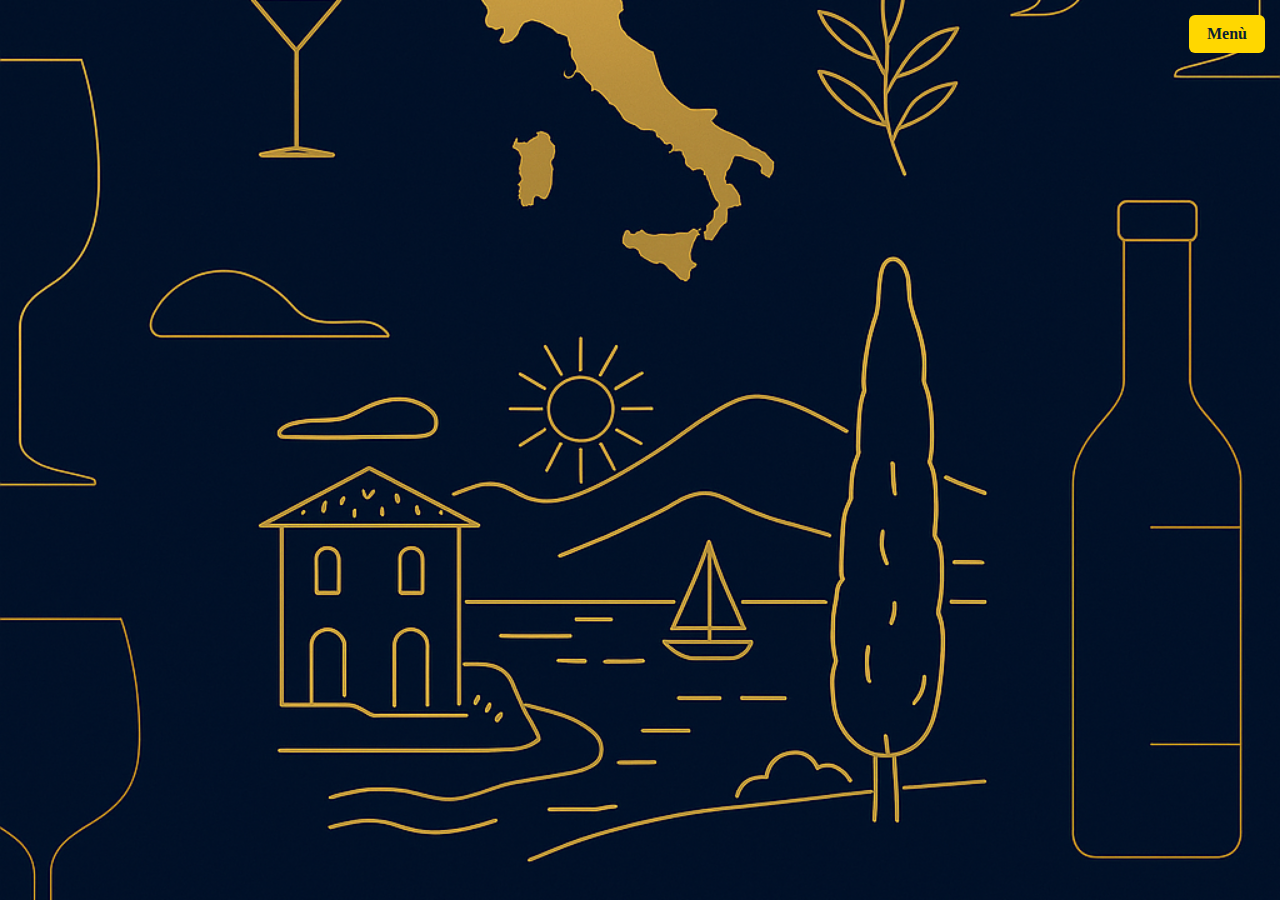
<file: index.html>
<!DOCTYPE html>
<html lang="it">
<head>
  <meta charset="UTF-8">
  <title>Bar Italy</title>
  <meta name="viewport" content="width=device-width, initial-scale=1.0">
  <style>
    html, body {
      margin: 0;
      padding: 0;
      height: 100%;
      background-color: #0b1f33;
    }
    body {
      background: url('Home_Immagine_Completa.png') no-repeat center center fixed;
      background-size: cover;
      position: relative;
    }
    .menu-button {
      position: absolute;
      top: 15px;
      right: 15px;
      background-color: gold;
      color: #0b1f33;
      font-size: 1em;
      font-weight: bold;
      border: none;
      border-radius: 6px;
      padding: 10px 18px;
      text-decoration: none;
      transition: background-color 0.3s;
      z-index: 1000;
    }
    .menu-button:hover {
      background-color: #e6b800;
    }
  </style>
</head>
<body>
  <a href="menu.html" class="menu-button">Menù</a>
</body>
</html>
</file>
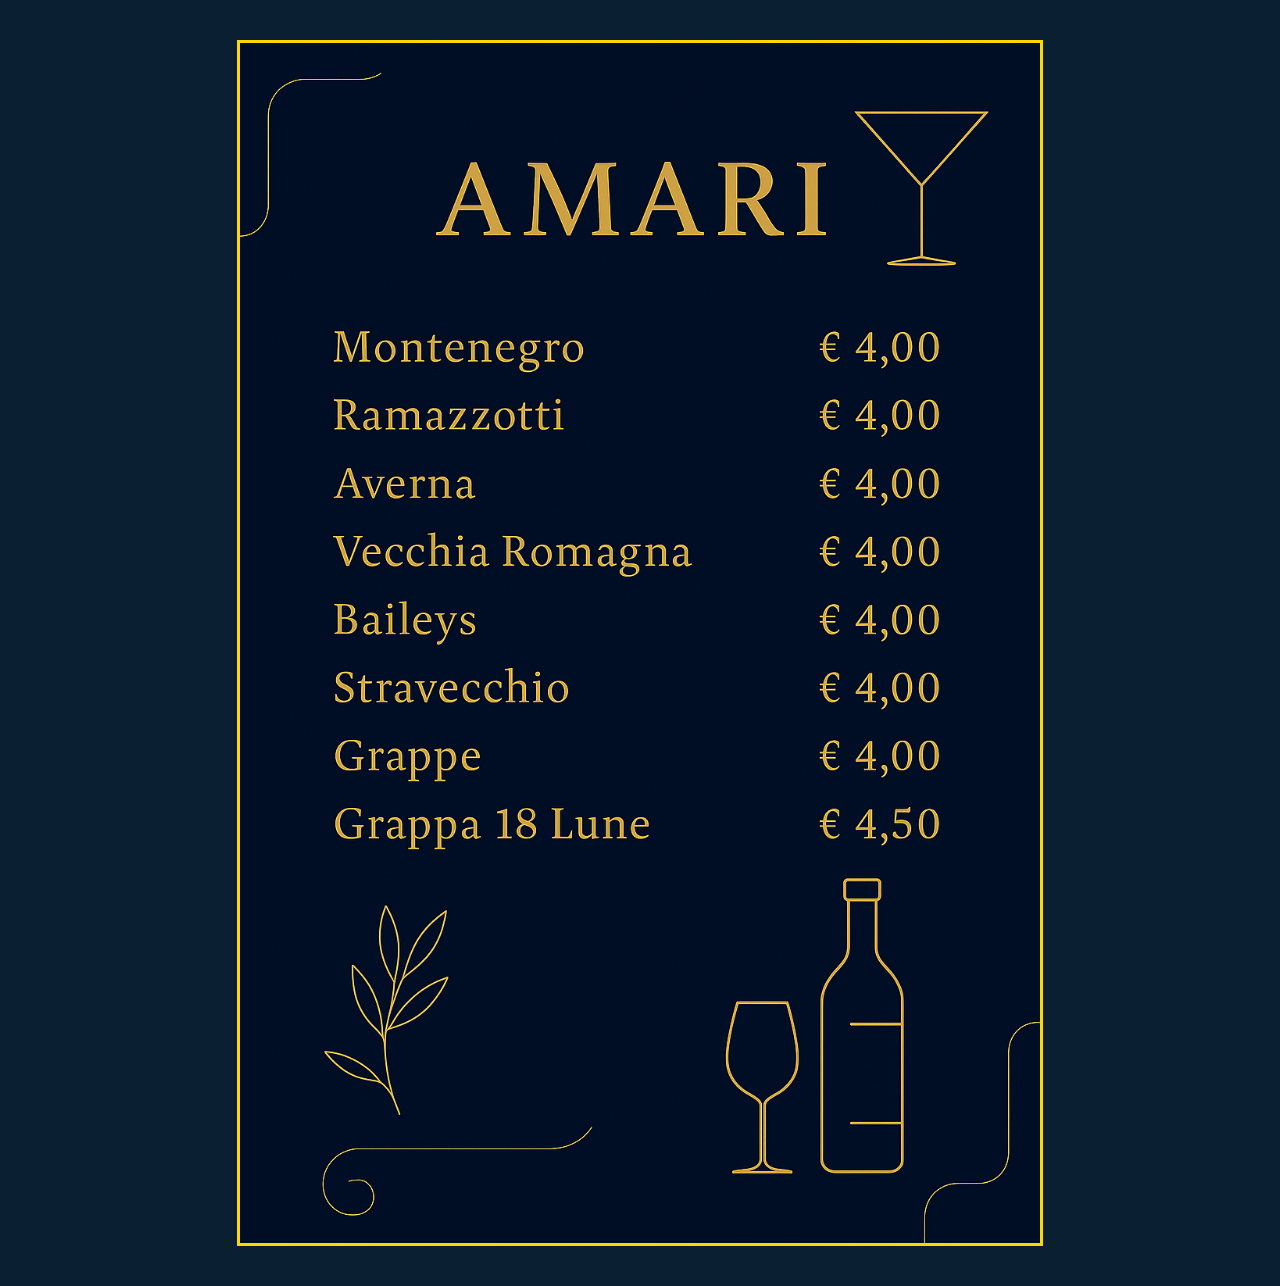
<file: amari.html>
<!DOCTYPE html>
<html lang="it">
<head>
  <meta charset="UTF-8">
  <title>Amari - Bar Italy</title>
  <style>
    body {
      background-color: #0b1f33;
      text-align: center;
      margin: 0;
    }
    img {
      width: 100%;
      max-width: 800px;
      margin: 40px auto;
      display: block;
      border: 3px solid gold;
    }
  </style>
</head>
<body>
  <img src="Menu_Amari.jpg" alt="amari">
</body>
</html>
</file>
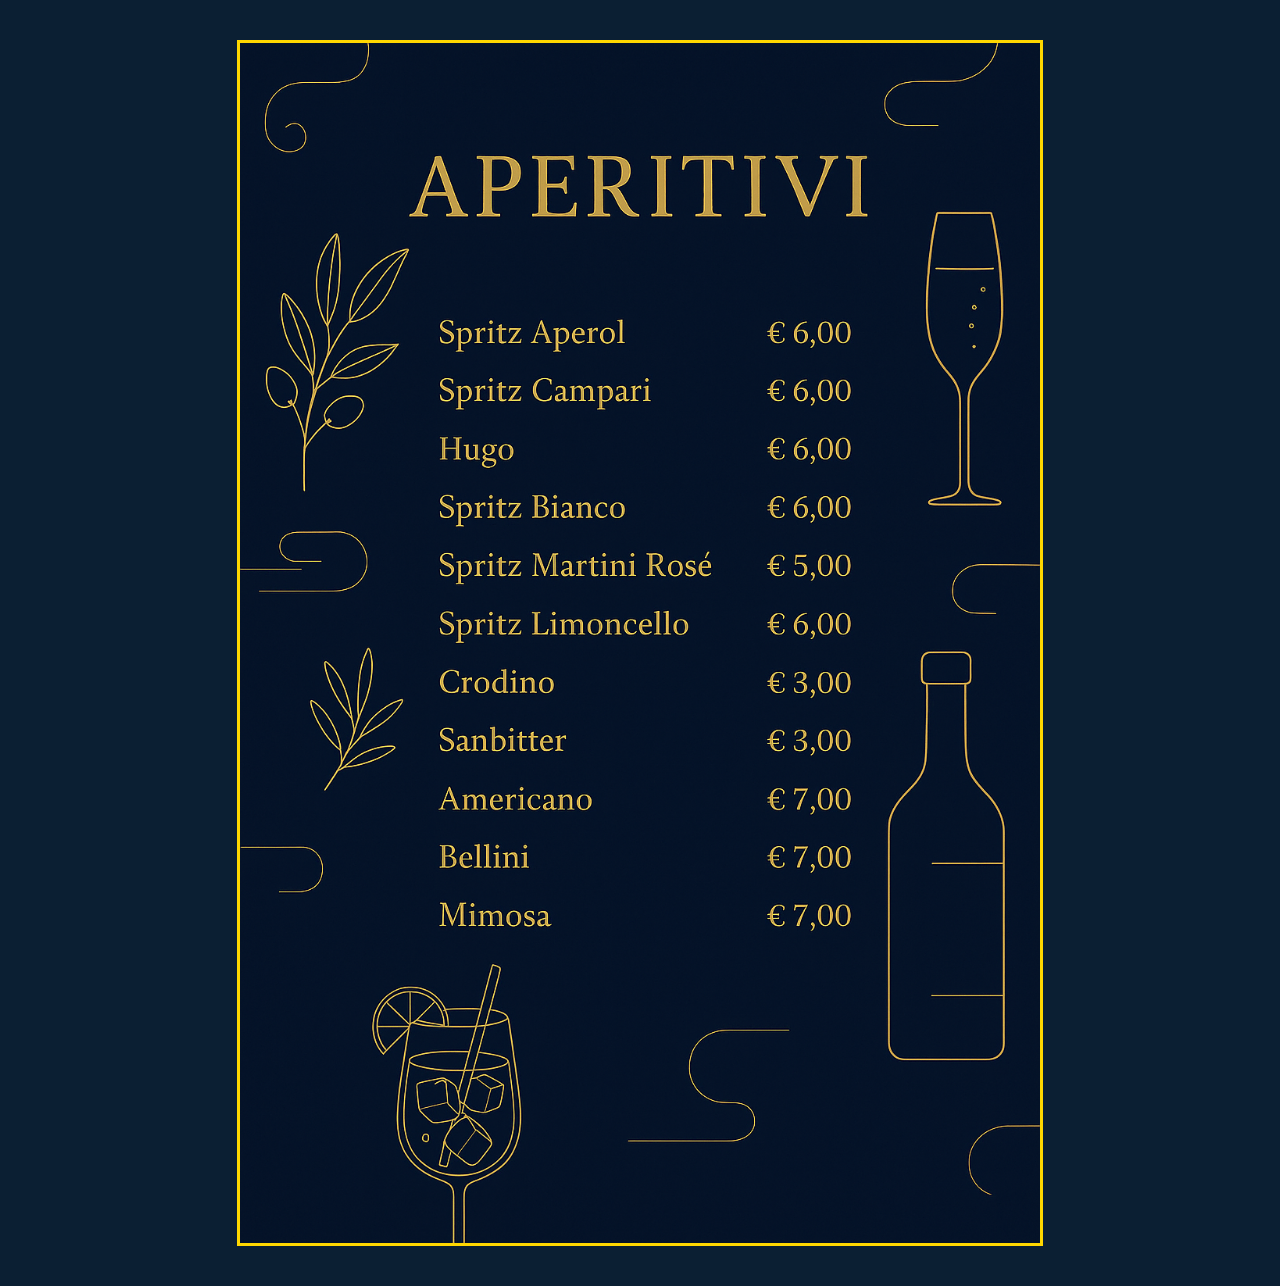
<file: aperitivi.html>
<!DOCTYPE html>
<html lang="it">
<head>
  <meta charset="UTF-8">
  <title>Aperitivi - Bar Italy</title>
  <style>
    body {
      background-color: #0b1f33;
      text-align: center;
      margin: 0;
    }
    img {
      width: 100%;
      max-width: 800px;
      margin: 40px auto;
      display: block;
      border: 3px solid gold;
    }
  </style>
</head>
<body>
  <img src="Menu_Aperitivi.jpg" alt="aperitivi">
</body>
</html>
</file>
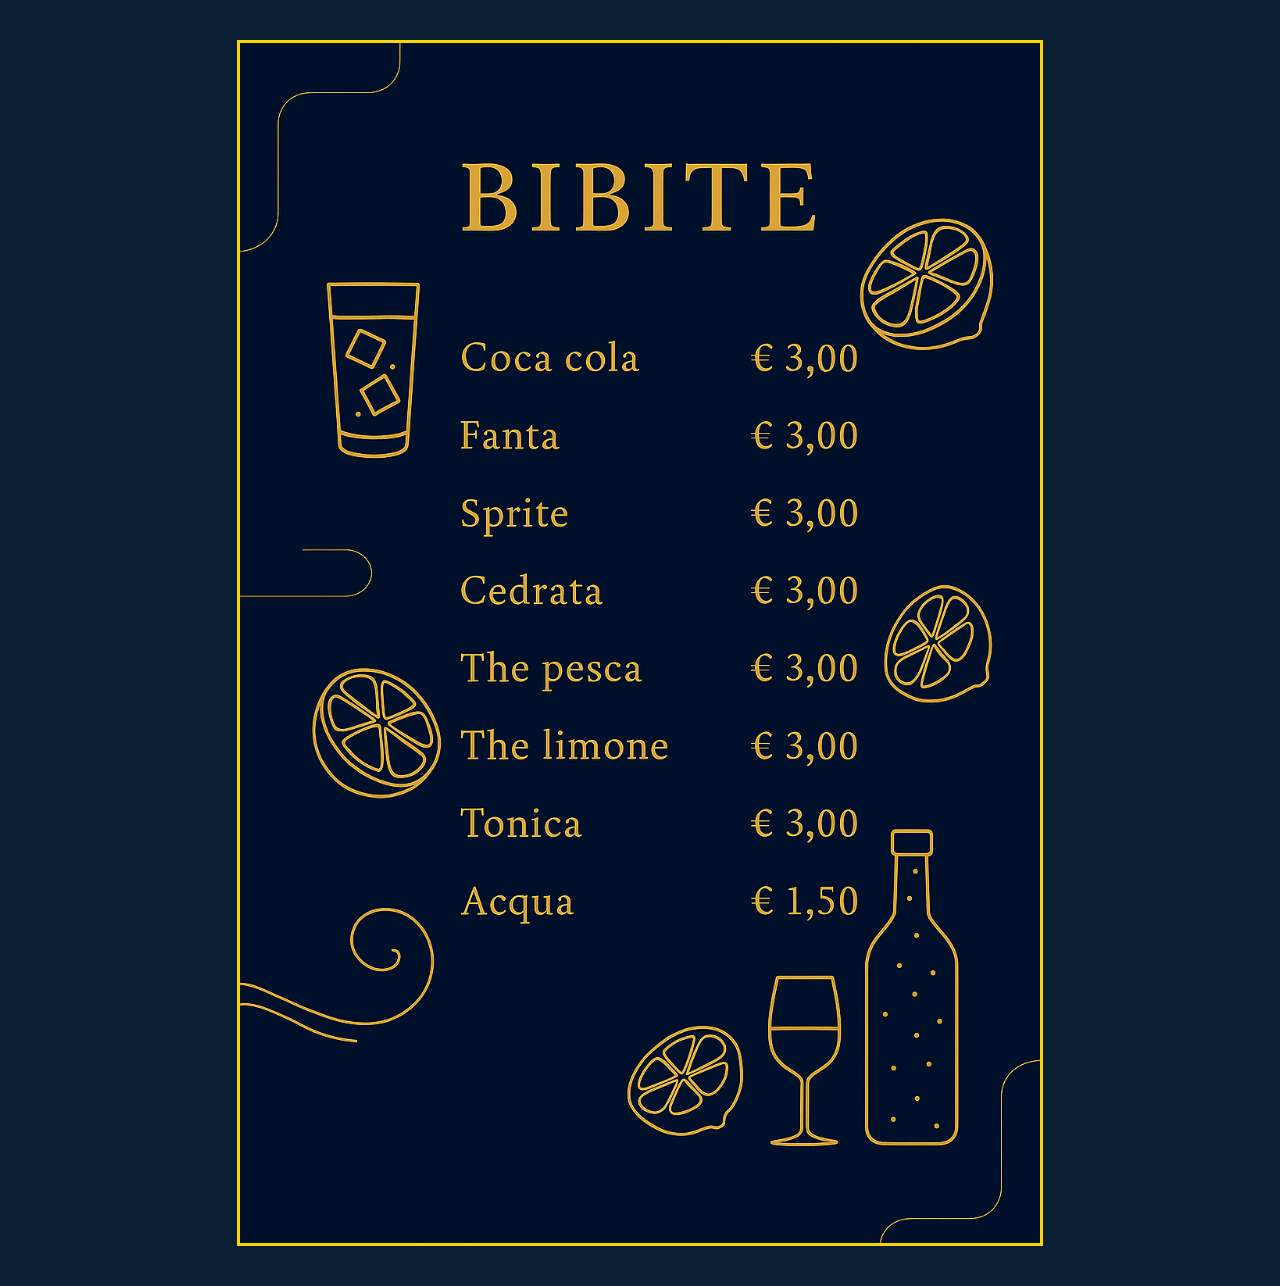
<file: bibite.html>
<!DOCTYPE html>
<html lang="it">
<head>
  <meta charset="UTF-8">
  <title>Bibite - Bar Italy</title>
  <style>
    body {
      background-color: #0b1f33;
      text-align: center;
      margin: 0;
    }
    img {
      width: 100%;
      max-width: 800px;
      margin: 40px auto;
      display: block;
      border: 3px solid gold;
    }
  </style>
</head>
<body>
  <img src="Menu_Bibite.jpg" alt="bibite">
</body>
</html>
</file>
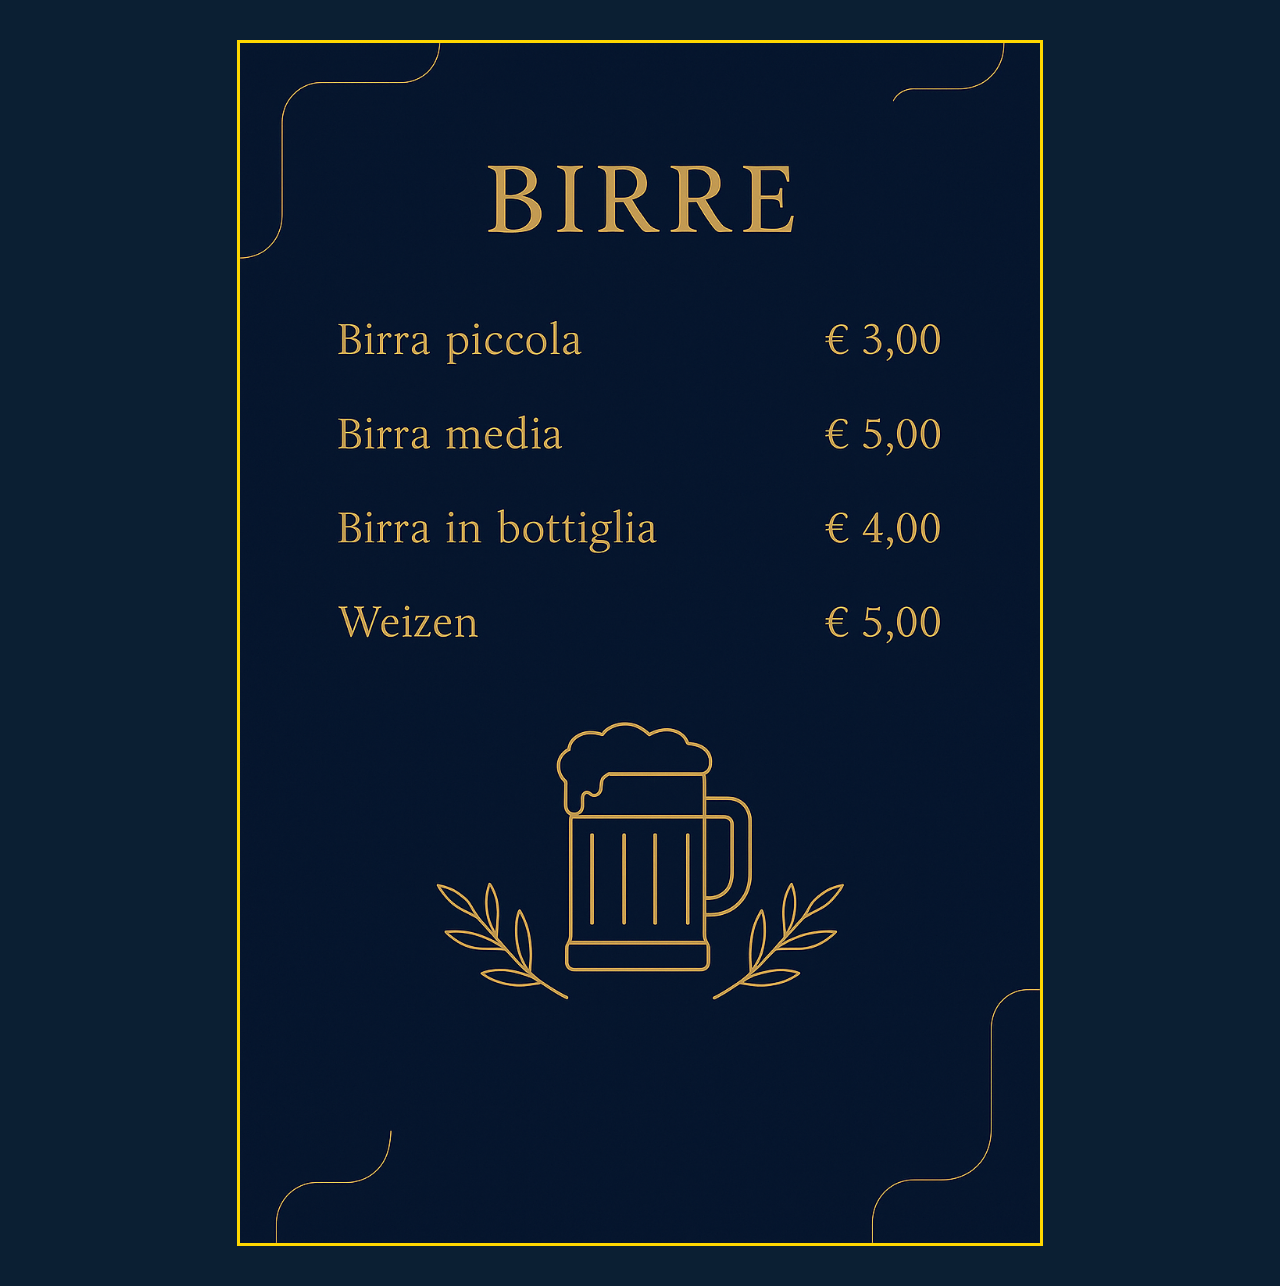
<file: birre.html>
<!DOCTYPE html>
<html lang="it">
<head>
  <meta charset="UTF-8">
  <title>Birre - Bar Italy</title>
  <style>
    body {
      background-color: #0b1f33;
      text-align: center;
      margin: 0;
    }
    img {
      width: 100%;
      max-width: 800px;
      margin: 40px auto;
      display: block;
      border: 3px solid gold;
    }
  </style>
</head>
<body>
  <img src="Menu_Birre.jpg" alt="birre">
</body>
</html>
</file>
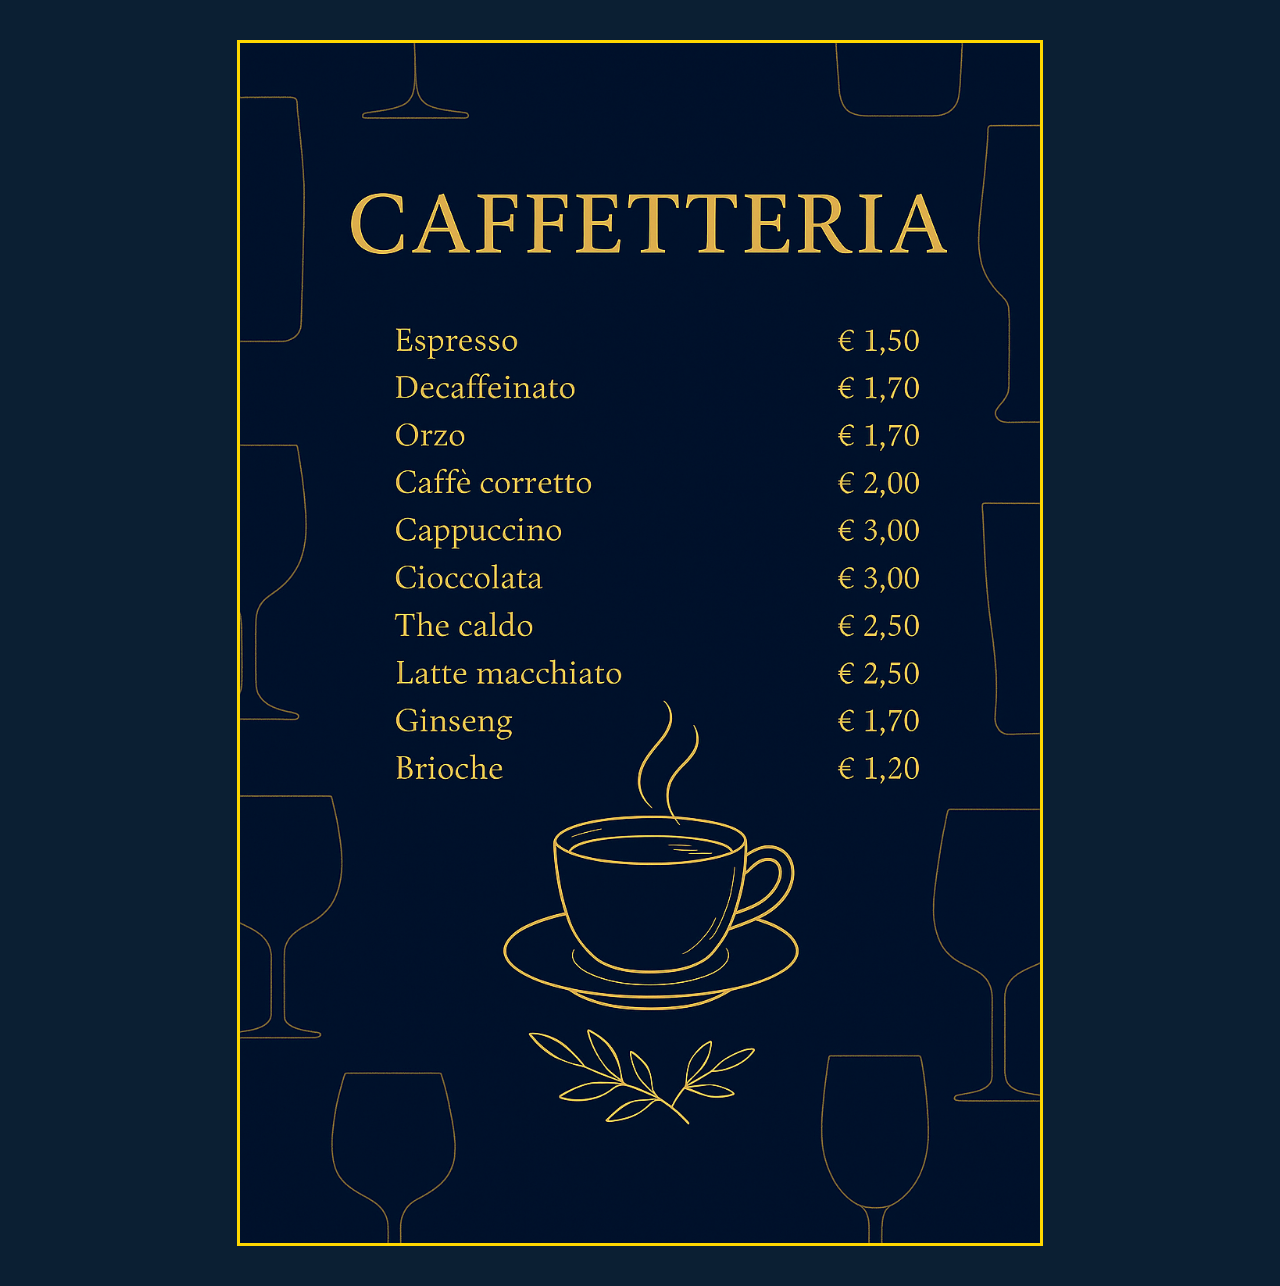
<file: caffetteria.html>
<!DOCTYPE html>
<html lang="it">
<head>
  <meta charset="UTF-8">
  <title>Caffetteria - Bar Italy</title>
  <style>
    body {
      background-color: #0b1f33;
      text-align: center;
      margin: 0;
    }
    img {
      width: 100%;
      max-width: 800px;
      margin: 40px auto;
      display: block;
      border: 3px solid gold;
    }
  </style>
</head>
<body>
  <img src="Menu_Caffetteria.jpg" alt="caffetteria">
</body>
</html>
</file>
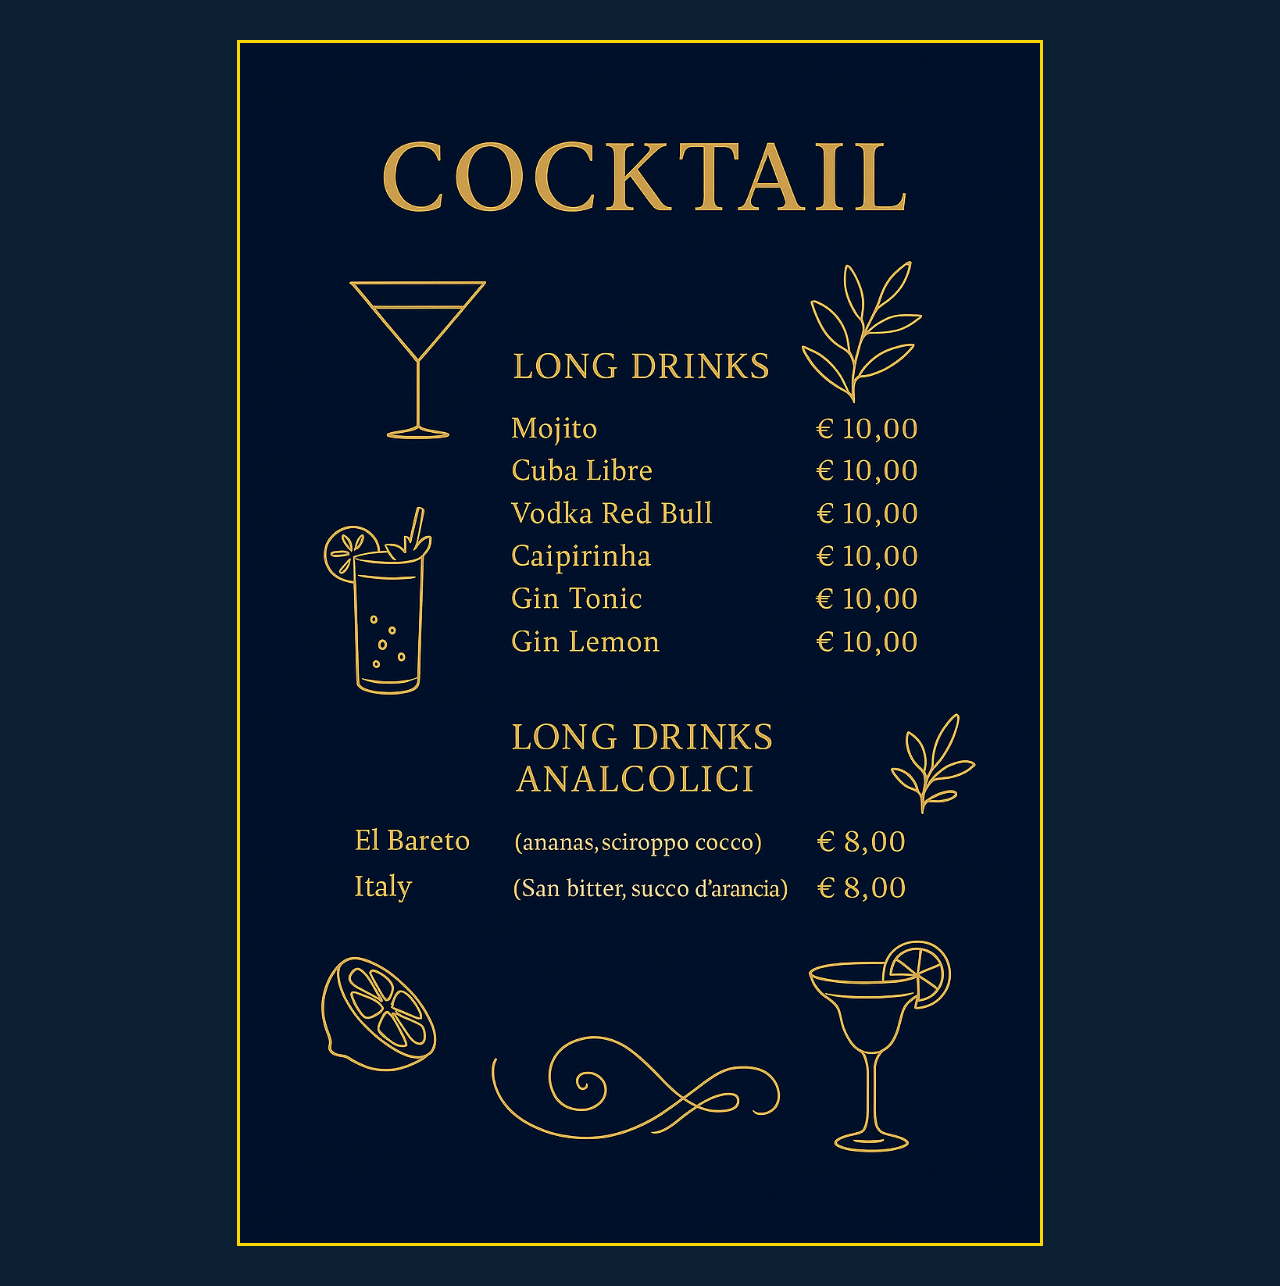
<file: cocktail.html>
<!DOCTYPE html>
<html lang="it">
<head>
  <meta charset="UTF-8">
  <title>Cocktail - Bar Italy</title>
  <style>
    body {
      background-color: #0b1f33;
      text-align: center;
      margin: 0;
    }
    img {
      width: 100%;
      max-width: 800px;
      margin: 40px auto;
      display: block;
      border: 3px solid gold;
    }
  </style>
</head>
<body>
  <img src="Menu_Cocktail.jpg" alt="cocktail">
</body>
</html>
</file>
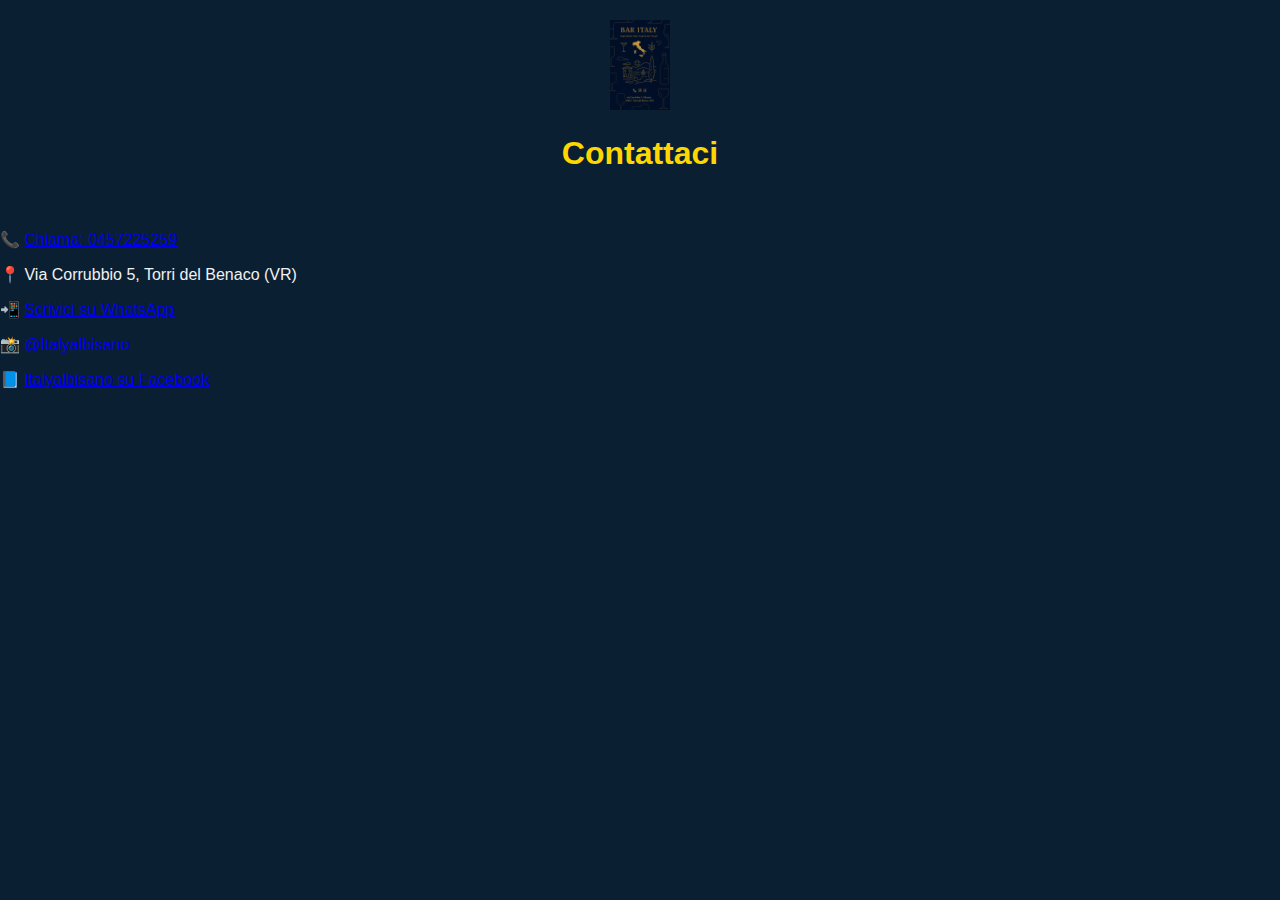
<file: contatti.html>
<!DOCTYPE html>
<html lang="it">
<head>
  <meta charset="UTF-8" />
  <title>Contatti - Bar Italy</title>
  <link rel="stylesheet" href="style.css"/>
</head>
<body>
  <header>
    <a href="index.html"><img src="Italy_Logo_Oro.png" alt="Logo" class="logo-small"/></a>
    <h1>Contattaci</h1>
  </header>
  <main>
    <p>📞 <a href="tel:0457225259">Chiama: 0457225259</a></p>
    <p>📍 Via Corrubbio 5, Torri del Benaco (VR)</p>
    <p>📲 <a href="https://wa.me/390457225259">Scrivici su WhatsApp</a></p>
    <p>📸 <a href="https://www.instagram.com/Italyalbisano">@Italyalbisano</a></p>
    <p>📘 <a href="https://www.facebook.com/Italyalbisano">Italyalbisano su Facebook</a></p>
  </main>
</body>
</html>
</file>
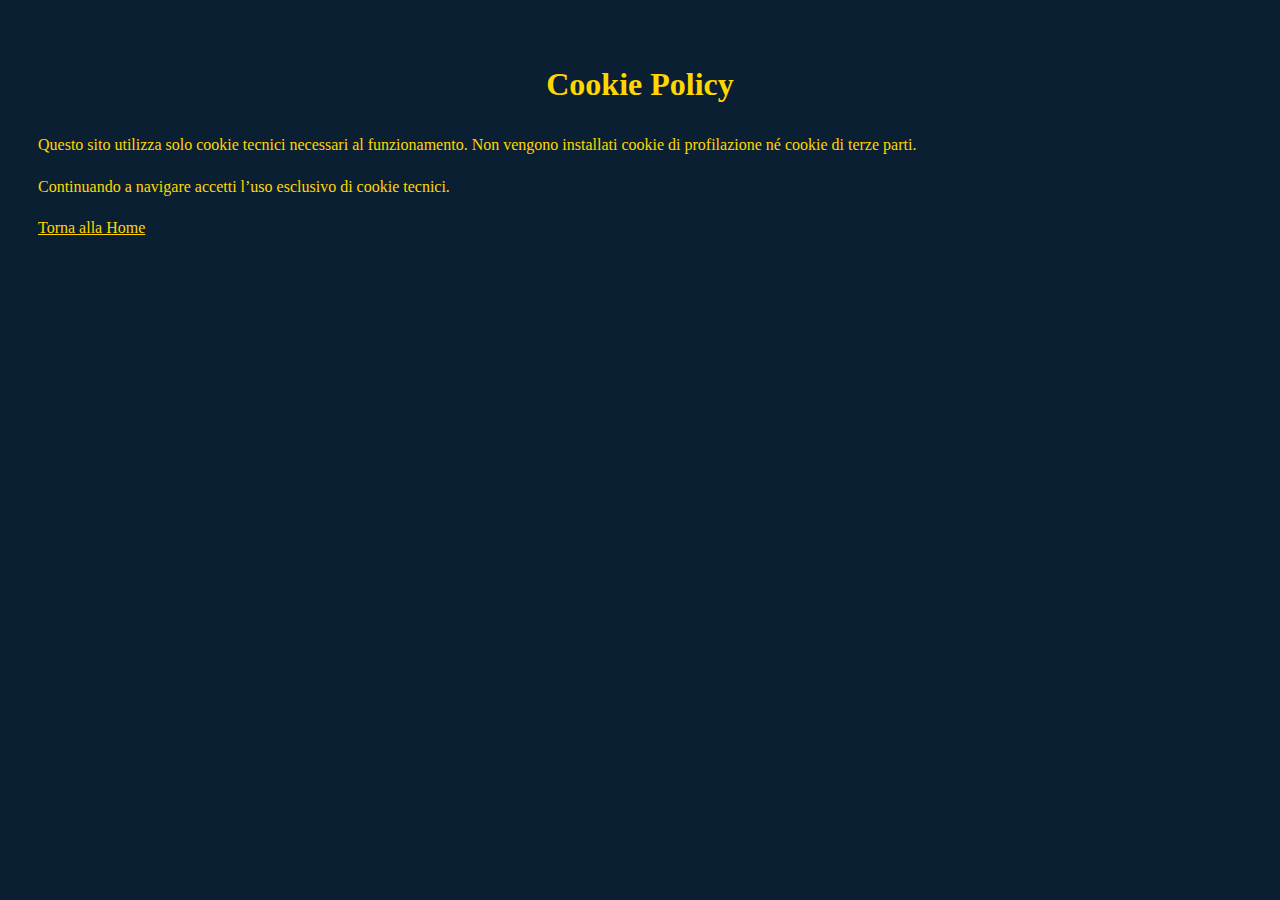
<file: cookie.html>
<!DOCTYPE html>
<html lang="it">
<head>
  <meta charset="UTF-8">
  <title>Cookie Policy</title>
  <meta name="viewport" content="width=device-width, initial-scale=1.0">
  <style>
    body { background-color: #0b1f33; color: gold; font-family: Georgia, serif; padding: 30px; line-height: 1.6; }
    h1 { text-align: center; }
    a { color: gold; }
  </style>
</head>
<body>
  <h1>Cookie Policy</h1>
  <p>Questo sito utilizza solo cookie tecnici necessari al funzionamento. Non vengono installati cookie di profilazione né cookie di terze parti.</p>
  <p>Continuando a navigare accetti l’uso esclusivo di cookie tecnici.</p>
  <p><a href="index.html">Torna alla Home</a></p>
</body>
</html>
</file>
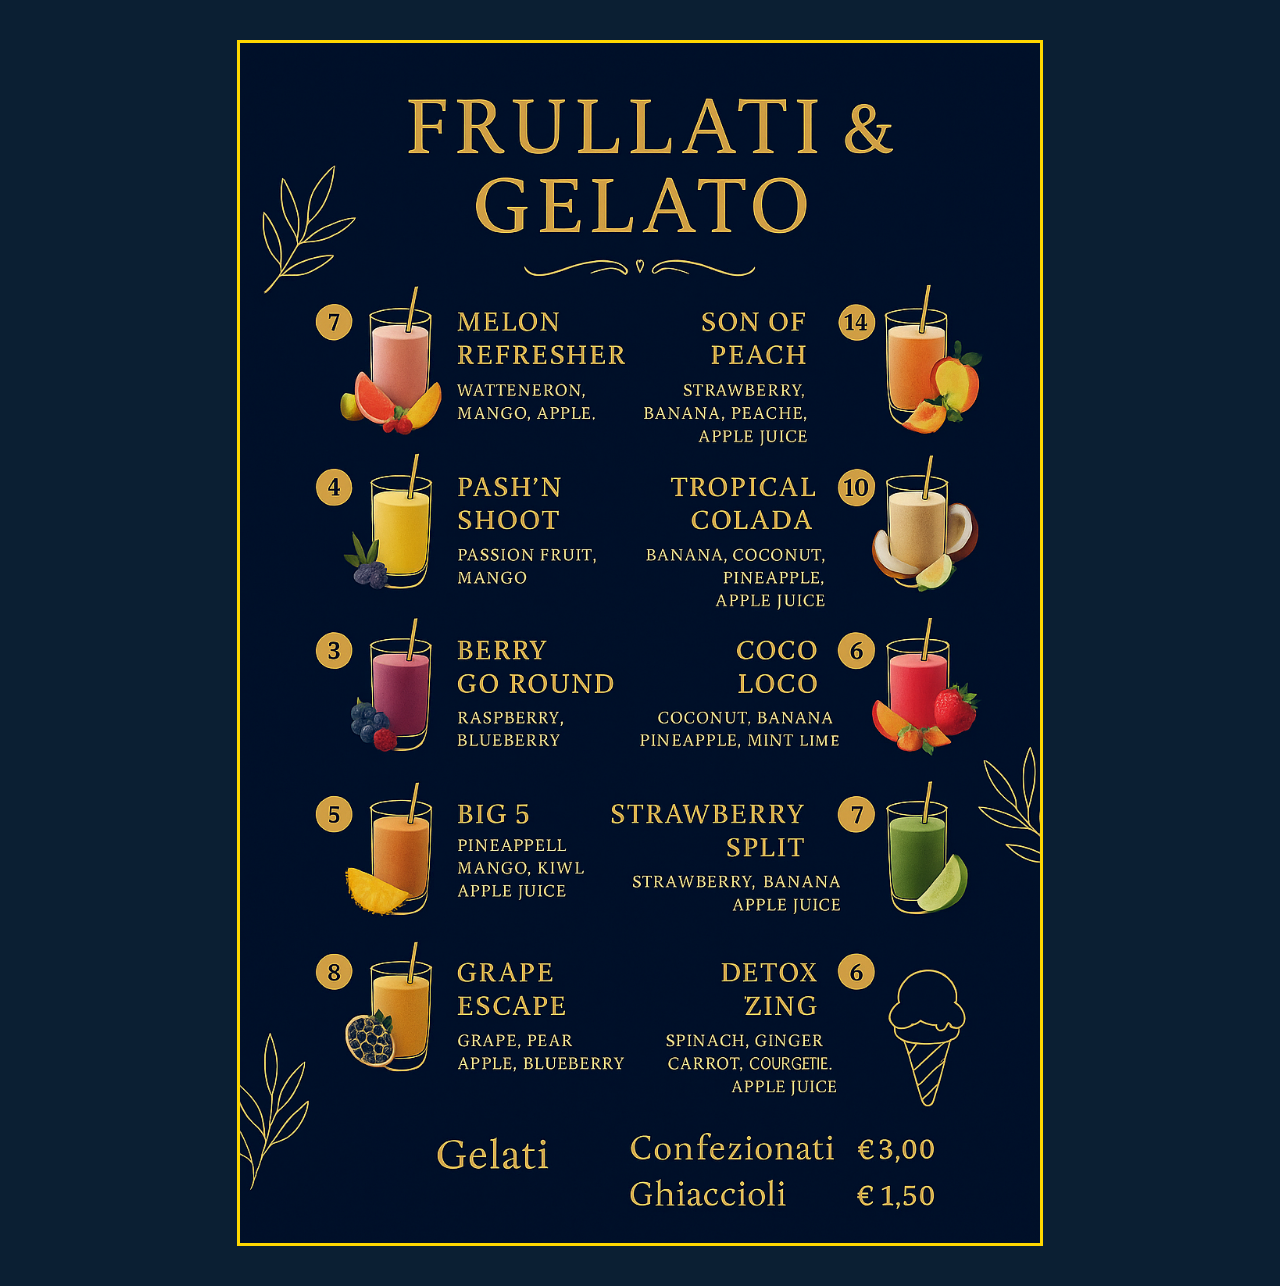
<file: frullati.html>
<!DOCTYPE html>
<html lang="it">
<head>
  <meta charset="UTF-8">
  <title>Frullati - Bar Italy</title>
  <style>
    body {
      background-color: #0b1f33;
      text-align: center;
      margin: 0;
    }
    img {
      width: 100%;
      max-width: 800px;
      margin: 40px auto;
      display: block;
      border: 3px solid gold;
    }
  </style>
</head>
<body>
  <img src="Menu_Frullati_Gelato.jpg" alt="frullati">
</body>
</html>
</file>
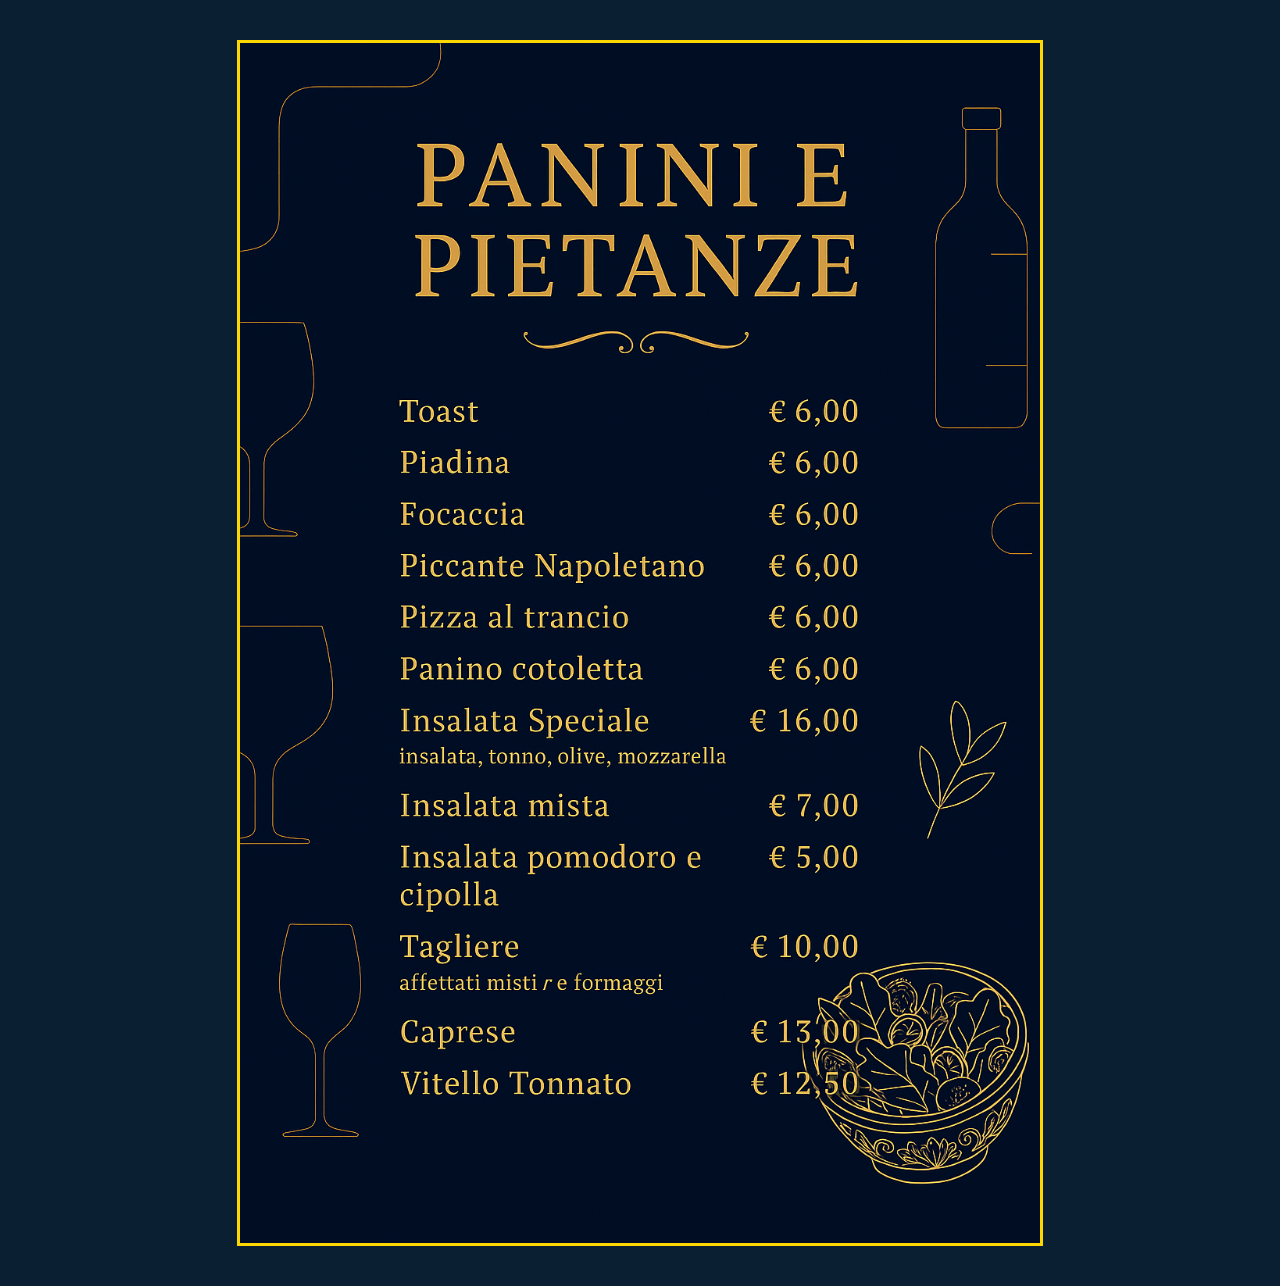
<file: panini.html>
<!DOCTYPE html>
<html lang="it">
<head>
  <meta charset="UTF-8">
  <title>Panini - Bar Italy</title>
  <style>
    body {
      background-color: #0b1f33;
      text-align: center;
      margin: 0;
    }
    img {
      width: 100%;
      max-width: 800px;
      margin: 40px auto;
      display: block;
      border: 3px solid gold;
    }
  </style>
</head>
<body>
  <img src="Menu_Panini.jpg" alt="panini">
</body>
</html>
</file>
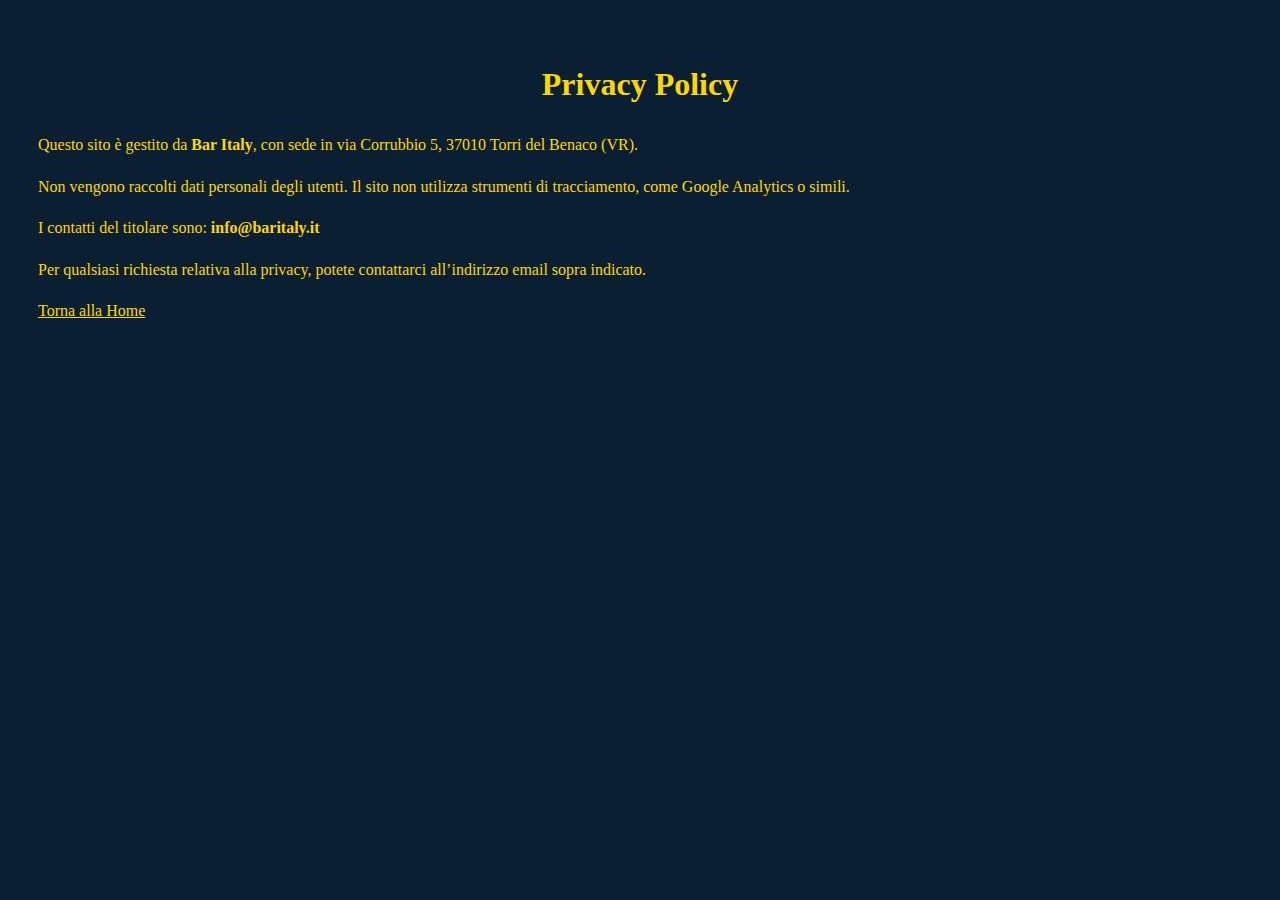
<file: privacy.html>
<!DOCTYPE html>
<html lang="it">
<head>
  <meta charset="UTF-8">
  <title>Privacy Policy</title>
  <meta name="viewport" content="width=device-width, initial-scale=1.0">
  <style>
    body { background-color: #0b1f33; color: gold; font-family: Georgia, serif; padding: 30px; line-height: 1.6; }
    h1 { text-align: center; }
    a { color: gold; }
  </style>
</head>
<body>
  <h1>Privacy Policy</h1>
  <p>Questo sito è gestito da <strong>Bar Italy</strong>, con sede in via Corrubbio 5, 37010 Torri del Benaco (VR).</p>
  <p>Non vengono raccolti dati personali degli utenti. Il sito non utilizza strumenti di tracciamento, come Google Analytics o simili.</p>
  <p>I contatti del titolare sono: <strong>info@baritaly.it</strong></p>
  <p>Per qualsiasi richiesta relativa alla privacy, potete contattarci all’indirizzo email sopra indicato.</p>
  <p><a href="index.html">Torna alla Home</a></p>
</body>
</html>
</file>
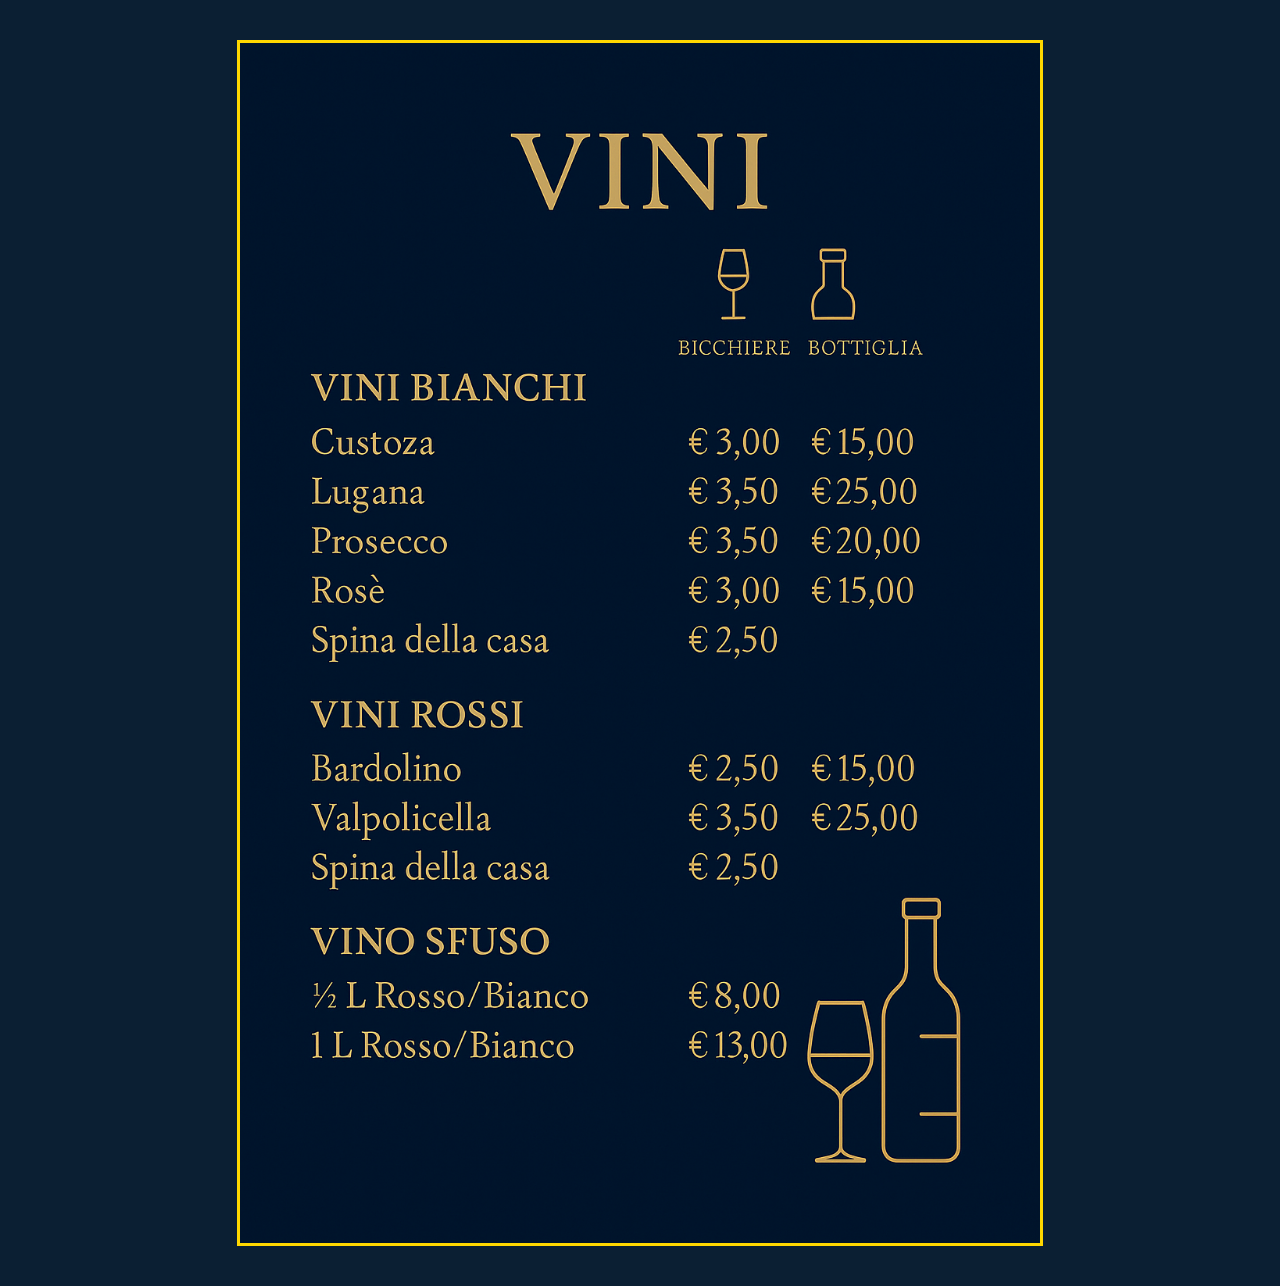
<file: vini.html>
<!DOCTYPE html>
<html lang="it">
<head>
  <meta charset="UTF-8">
  <title>Vini - Bar Italy</title>
  <style>
    body {
      background-color: #0b1f33;
      text-align: center;
      margin: 0;
    }
    img {
      width: 100%;
      max-width: 800px;
      margin: 40px auto;
      display: block;
      border: 3px solid gold;
    }
  </style>
</head>
<body>
  <img src="Menu_Vini.jpg" alt="vini">
</body>
</html>
</file>
<file: style.css>
body {
  font-family: 'Helvetica Neue', sans-serif;
  background-color: #0b1f33;
  color: #f1f1f1;
  margin: 0;
  padding: 0;
}
header {
  text-align: center;
  padding: 20px;
}
.logo {
  width: 100px;
}
.logo-small {
  width: 60px;
}
h1 {
  color: gold;
}
nav ul {
  list-style: none;
  padding: 0;
  display: flex;
  justify-content: center;
  gap: 20px;
}
nav ul li a {
  color: white;
  text-decoration: none;
  font-weight: bold;
}
.menu-gallery {
  display: flex;
  flex-wrap: wrap;
  justify-content: center;
  gap: 10px;
}
.menu-gallery img {
  width: 300px;
  border: 2px solid gold;
}
footer {
  text-align: center;
  padding: 20px;
  background-color: #091a2a;
}
#cookie-banner {
  background-color: #222;
  color: white;
  padding: 10px;
  text-align: center;
  position: fixed;
  bottom: 0;
  width: 100%;
}
</file>
